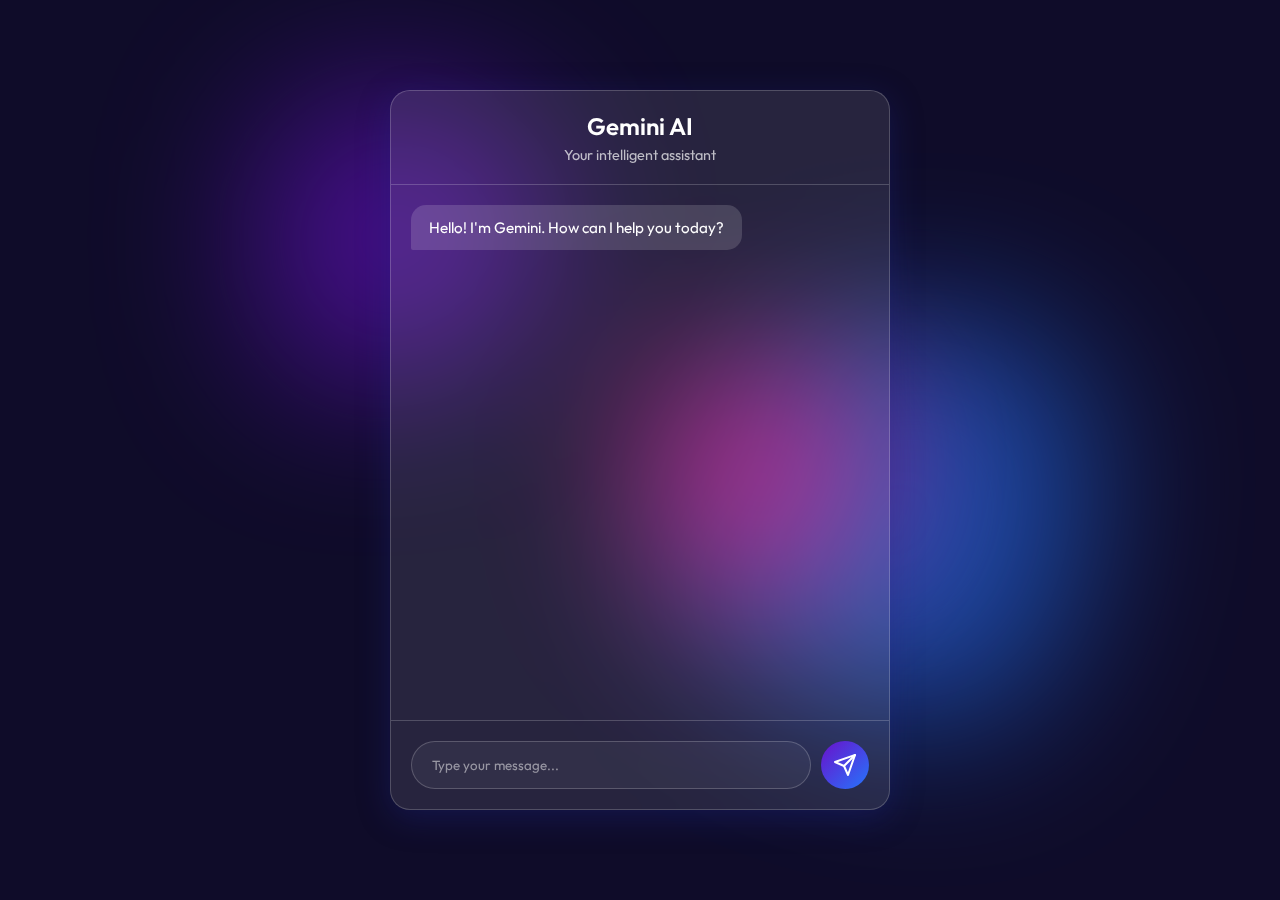
<file: static/index.html>
<!DOCTYPE html>
<html lang="en">
<head>
    <meta charset="UTF-8">
    <meta name="viewport" content="width=device-width, initial-scale=1.0">
    <title>Gemini AI Chat</title>
    <link rel="stylesheet" href="style.css">
    <link rel="preconnect" href="https://fonts.googleapis.com">
    <link rel="preconnect" href="https://fonts.gstatic.com" crossorigin>
    <link href="https://fonts.googleapis.com/css2?family=Outfit:wght@300;400;500;600&display=swap" rel="stylesheet">
</head>
<body>
    <div class="background-blobs">
        <div class="blob blob-1"></div>
        <div class="blob blob-2"></div>
        <div class="blob blob-3"></div>
    </div>
    
    <div class="glass-container">
        <header>
            <h1>Gemini AI</h1>
            <p>Your intelligent assistant</p>
        </header>
        
        <div id="chat-container" class="chat-area">
            <div class="message bot-message">
                <div class="message-content">
                    Hello! I'm Gemini. How can I help you today?
                </div>
            </div>
        </div>
        
        <div class="input-area">
            <input type="text" id="user-input" placeholder="Type your message..." autocomplete="off">
            <button id="send-btn" onclick="sendMessage()">
                <svg width="24" height="24" viewBox="0 0 24 24" fill="none" xmlns="http://www.w3.org/2000/svg">
                    <path d="M22 2L11 13" stroke="currentColor" stroke-width="2" stroke-linecap="round" stroke-linejoin="round"/>
                    <path d="M22 2L15 22L11 13L2 9L22 2Z" stroke="currentColor" stroke-width="2" stroke-linecap="round" stroke-linejoin="round"/>
                </svg>
            </button>
        </div>
    </div>

    <script src="script.js"></script>
</body>
</html>
</file>
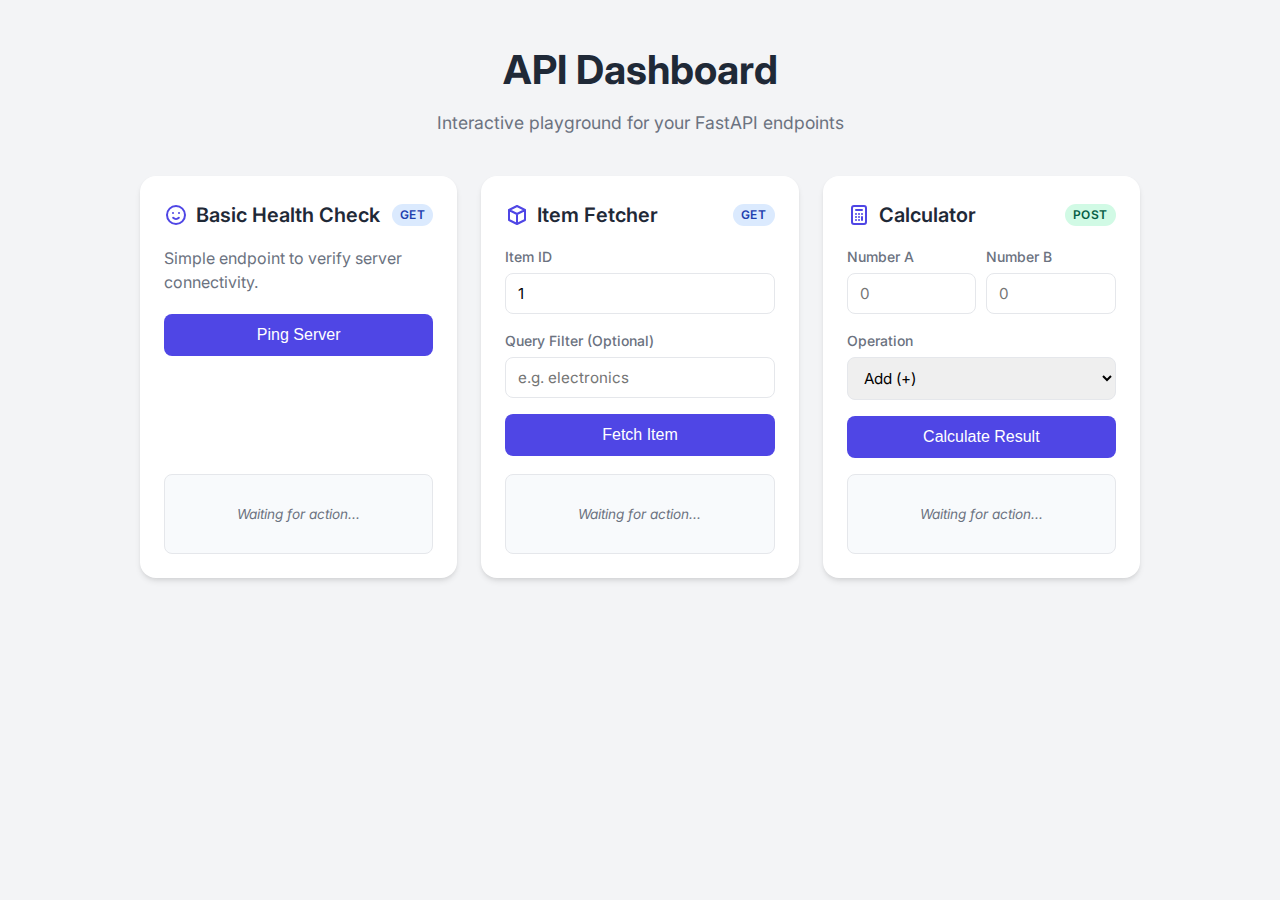
<file: static/modern.html>
<!DOCTYPE html>
<html lang="en">
<head>
    <meta charset="UTF-8">
    <meta name="viewport" content="width=device-width, initial-scale=1.0">
    <title>FastAPI Modern Dashboard</title>
    <link href="https://fonts.googleapis.com/css2?family=Inter:wght@300;400;500;600&display=swap" rel="stylesheet">
    <style>
        :root {
            --primary: #4f46e5;
            --primary-hover: #4338ca;
            --bg: #f3f4f6;
            --card-bg: #ffffff;
            --text-main: #1f2937;
            --text-muted: #6b7280;
            --border: #e5e7eb;
            --success: #10b981;
            --error: #ef4444;
        }

        * { box-sizing: border-box; margin: 0; padding: 0; }

        body {
            font-family: 'Inter', sans-serif;
            background-color: var(--bg);
            color: var(--text-main);
            padding: 40px 20px;
            line-height: 1.5;
        }

        .container {
            max-width: 1000px;
            margin: 0 auto;
        }

        header {
            text-align: center;
            margin-bottom: 40px;
        }

        header h1 {
            font-size: 2.5rem;
            font-weight: 700;
            color: var(--text-main);
            margin-bottom: 10px;
        }

        header p {
            color: var(--text-muted);
            font-size: 1.1rem;
        }

        .grid {
            display: grid;
            grid-template-columns: repeat(auto-fit, minmax(300px, 1fr));
            gap: 24px;
        }

        .card {
            background: var(--card-bg);
            border-radius: 16px;
            padding: 24px;
            box-shadow: 0 4px 6px -1px rgba(0, 0, 0, 0.1), 0 2px 4px -1px rgba(0, 0, 0, 0.06);
            transition: transform 0.2s, box-shadow 0.2s;
            display: flex;
            flex-direction: column;
        }

        .card:hover {
            transform: translateY(-2px);
            box-shadow: 0 10px 15px -3px rgba(0, 0, 0, 0.1);
        }

        .card h2 {
            font-size: 1.25rem;
            font-weight: 600;
            margin-bottom: 16px;
            display: flex;
            align-items: center;
            gap: 8px;
        }

        .card h2 svg {
            width: 24px;
            height: 24px;
            color: var(--primary);
        }

        .control-group {
            margin-bottom: 16px;
        }

        label {
            display: block;
            font-size: 0.875rem;
            font-weight: 500;
            color: var(--text-muted);
            margin-bottom: 6px;
        }

        input, select {
            width: 100%;
            padding: 10px 12px;
            border: 1px solid var(--border);
            border-radius: 8px;
            font-size: 0.95rem;
            font-family: inherit;
            transition: border-color 0.2s, box-shadow 0.2s;
        }

        input:focus, select:focus {
            outline: none;
            border-color: var(--primary);
            box-shadow: 0 0 0 3px rgba(79, 70, 229, 0.1);
        }

        button {
            width: 100%;
            padding: 12px;
            background-color: var(--primary);
            color: white;
            border: none;
            border-radius: 8px;
            font-size: 1rem;
            font-weight: 500;
            cursor: pointer;
            transition: background-color 0.2s;
            display: flex;
            justify-content: center;
            align-items: center;
            gap: 8px;
        }

        button:hover {
            background-color: var(--primary-hover);
        }

        button:disabled {
            opacity: 0.7;
            cursor: not-allowed;
        }

        .result-area {
            margin-top: auto;
            background-color: #f8fafc;
            border: 1px solid var(--border);
            border-radius: 8px;
            padding: 16px;
            font-family: 'Menlo', 'Monaco', 'Courier New', monospace;
            font-size: 0.85rem;
            color: var(--text-main);
            min-height: 80px;
            overflow-x: auto;
            position: relative;
        }

        .result-area.empty {
            color: var(--text-muted);
            display: flex;
            align-items: center;
            justify-content: center;
            font-style: italic;
            font-family: 'Inter', sans-serif;
        }

        .badge {
            display: inline-block;
            padding: 2px 8px;
            border-radius: 9999px;
            font-size: 0.75rem;
            font-weight: 600;
            text-transform: uppercase;
            letter-spacing: 0.05em;
        }

        .badge-get { background-color: #dbeafe; color: #1e40af; }
        .badge-post { background-color: #d1fae5; color: #065f46; }

        /* Animation for loading */
        .spinner {
            width: 18px;
            height: 18px;
            border: 2px solid rgba(255,255,255,0.3);
            border-radius: 50%;
            border-top-color: white;
            animation: spin 0.8s linear infinite;
        }

        @keyframes spin {
            to { transform: rotate(360deg); }
        }

        .fade-in {
            animation: fadeIn 0.3s ease-in;
        }

        @keyframes fadeIn {
            from { opacity: 0; transform: translateY(5px); }
            to { opacity: 1; transform: translateY(0); }
        }
    </style>
</head>
<body>
    <div class="container">
        <header>
            <h1>API Dashboard</h1>
            <p>Interactive playground for your FastAPI endpoints</p>
        </header>

        <div class="grid">
            <!-- Card 1: Hello World -->
            <div class="card">
                <h2>
                    <svg fill="none" stroke="currentColor" viewBox="0 0 24 24" xmlns="http://www.w3.org/2000/svg"><path stroke-linecap="round" stroke-linejoin="round" stroke-width="2" d="M14.828 14.828a4 4 0 01-5.656 0M9 10h.01M15 10h.01M21 12a9 9 0 11-18 0 9 9 0 0118 0z"></path></svg>
                    Basic Health Check
                    <span class="badge badge-get" style="margin-left: auto;">GET</span>
                </h2>
                <p style="color: var(--text-muted); margin-bottom: 20px;">Simple endpoint to verify server connectivity.</p>
                <div class="control-group">
                    <button onclick="getHello(this)">
                        <span>Ping Server</span>
                    </button>
                </div>
                <div id="hello-result" class="result-area empty">Waiting for action...</div>
            </div>

            <!-- Card 2: Item Fetcher -->
            <div class="card">
                <h2>
                    <svg fill="none" stroke="currentColor" viewBox="0 0 24 24" xmlns="http://www.w3.org/2000/svg"><path stroke-linecap="round" stroke-linejoin="round" stroke-width="2" d="M20 7l-8-4-8 4m16 0l-8 4m8-4v10l-8 4m0-10L4 7m8 4v10M4 7v10l8 4"></path></svg>
                    Item Fetcher
                    <span class="badge badge-get" style="margin-left: auto;">GET</span>
                </h2>
                <div class="control-group">
                    <label>Item ID</label>
                    <input type="number" id="itemId" placeholder="e.g. 42" value="1">
                </div>
                <div class="control-group">
                    <label>Query Filter (Optional)</label>
                    <input type="text" id="queryParam" placeholder="e.g. electronics">
                </div>
                <div class="control-group">
                    <button onclick="getItem(this)">
                        <span>Fetch Item</span>
                    </button>
                </div>
                <div id="item-result" class="result-area empty">Waiting for action...</div>
            </div>

            <!-- Card 3: Calculator -->
            <div class="card">
                <h2>
                    <svg fill="none" stroke="currentColor" viewBox="0 0 24 24" xmlns="http://www.w3.org/2000/svg"><path stroke-linecap="round" stroke-linejoin="round" stroke-width="2" d="M9 7h6m0 10v-3m-3 3h.01M9 17h.01M9 14h.01M12 14h.01M15 11h.01M12 11h.01M9 11h.01M7 21h10a2 2 0 002-2V5a2 2 0 00-2-2H7a2 2 0 00-2 2v14a2 2 0 002 2z"></path></svg>
                    Calculator
                    <span class="badge badge-post" style="margin-left: auto;">POST</span>
                </h2>
                <div class="control-group" style="display: flex; gap: 10px;">
                    <div style="flex: 1;">
                        <label>Number A</label>
                        <input type="number" id="num1" placeholder="0">
                    </div>
                    <div style="flex: 1;">
                        <label>Number B</label>
                        <input type="number" id="num2" placeholder="0">
                    </div>
                </div>
                <div class="control-group">
                    <label>Operation</label>
                    <select id="operation">
                        <option value="add">Add (+)</option>
                        <option value="subtract">Subtract (-)</option>
                        <option value="multiply">Multiply (×)</option>
                        <option value="divide">Divide (÷)</option>
                    </select>
                </div>
                <div class="control-group">
                    <button onclick="calculate(this)">
                        <span>Calculate Result</span>
                    </button>
                </div>
                <div id="calc-result" class="result-area empty">Waiting for action...</div>
            </div>
        </div>
    </div>

    <script>
        function setLoading(btn, isLoading) {
            if (isLoading) {
                const originalText = btn.innerText;
                btn.dataset.originalText = originalText;
                btn.innerHTML = '<div class="spinner"></div> Processing...';
                btn.disabled = true;
            } else {
                btn.innerHTML = `<span>${btn.dataset.originalText}</span>`;
                btn.disabled = false;
            }
        }

        function showResult(elementId, data, isError = false) {
            const el = document.getElementById(elementId);
            el.classList.remove('empty');
            el.innerHTML = `<div class="fade-in">${JSON.stringify(data, null, 2)}</div>`;
            el.style.color = isError ? 'var(--error)' : 'var(--text-main)';
            el.style.borderColor = isError ? 'var(--error)' : 'var(--border)';
        }

        // 1. Simple GET
        async function getHello(btn) {
            setLoading(btn, true);
            try {
                // Artificial delay to show loading state
                await new Promise(r => setTimeout(r, 500));
                
                const response = await fetch('/api/hello');
                const data = await response.json();
                showResult('hello-result', data);
            } catch (error) {
                showResult('hello-result', { error: error.message }, true);
            } finally {
                setLoading(btn, false);
            }
        }

        // 2. GET with Path and Query Parameters
        async function getItem(btn) {
            const id = document.getElementById('itemId').value;
            if (!id) {
                alert("Please enter an Item ID");
                return;
            }
            
            setLoading(btn, true);
            const q = document.getElementById('queryParam').value;
            let url = `/api/items/${id}`;
            if (q) {
                url += `?q=${q}`;
            }

            try {
                await new Promise(r => setTimeout(r, 600));
                const response = await fetch(url);
                const data = await response.json();
                showResult('item-result', data);
            } catch (error) {
                showResult('item-result', { error: error.message }, true);
            } finally {
                setLoading(btn, false);
            }
        }

        // 3. POST with JSON body
        async function calculate(btn) {
            const num1 = document.getElementById('num1').value;
            const num2 = document.getElementById('num2').value;
            const operation = document.getElementById('operation').value;

            if (num1 === '' || num2 === '') {
                alert("Please enter both numbers");
                return;
            }

            setLoading(btn, true);

            try {
                await new Promise(r => setTimeout(r, 800));
                const response = await fetch('/api/calculate', {
                    method: 'POST',
                    headers: {
                        'Content-Type': 'application/json',
                    },
                    body: JSON.stringify({
                        num1: parseFloat(num1),
                        num2: parseFloat(num2),
                        operation: operation
                    })
                });
                const data = await response.json();
                showResult('calc-result', data);
            } catch (error) {
                showResult('calc-result', { error: error.message }, true);
            } finally {
                setLoading(btn, false);
            }
        }
    </script>
</body>
</html>
</file>
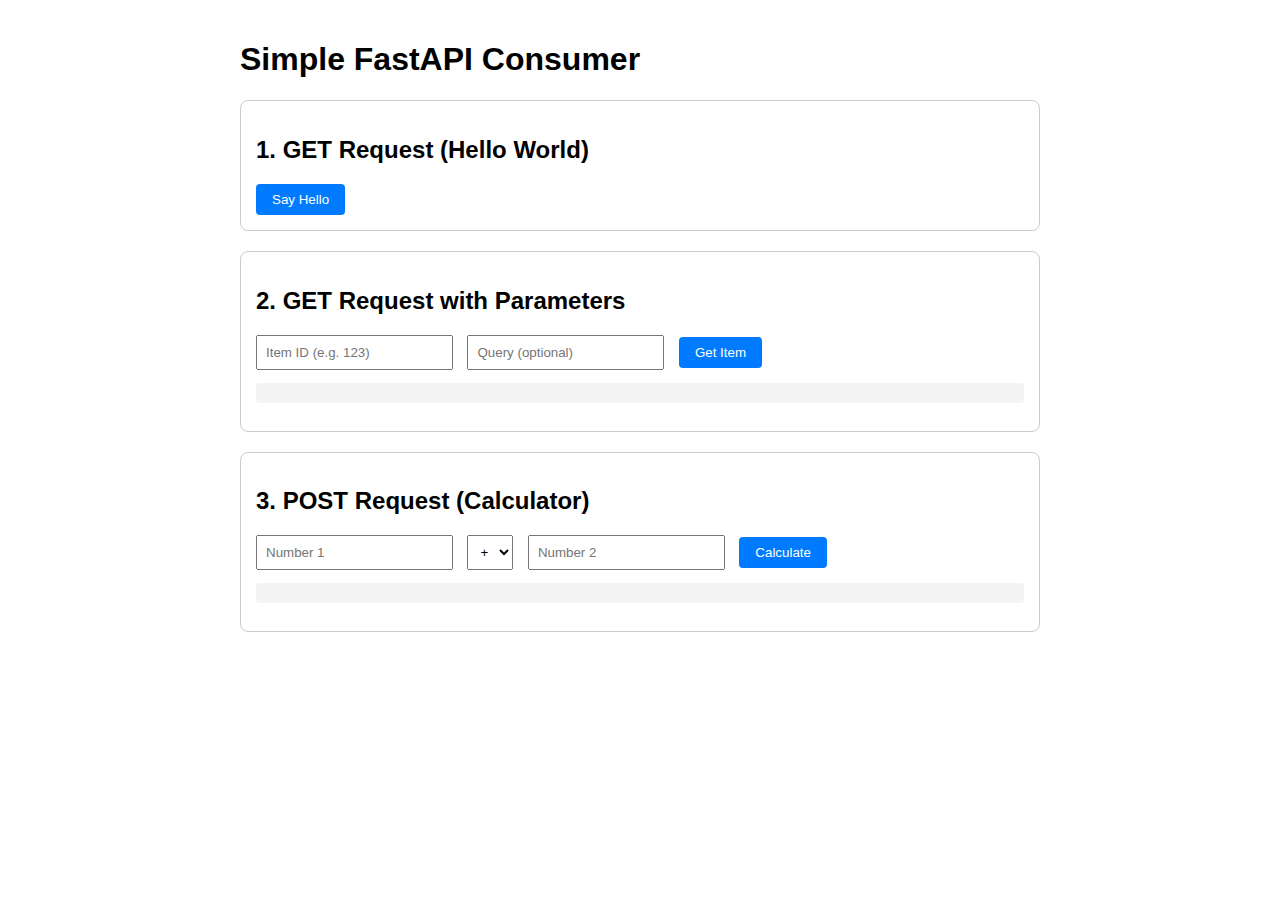
<file: static/simple.html>
<!DOCTYPE html>
<html lang="en">
<head>
    <meta charset="UTF-8">
    <meta name="viewport" content="width=device-width, initial-scale=1.0">
    <title>Simple FastAPI Example</title>
    <style>
        body { font-family: sans-serif; padding: 20px; max-width: 800px; margin: 0 auto; }
        .section { border: 1px solid #ccc; padding: 15px; margin-bottom: 20px; border-radius: 8px; }
        button { padding: 8px 16px; cursor: pointer; background-color: #007bff; color: white; border: none; border-radius: 4px; }
        button:hover { background-color: #0056b3; }
        input, select { padding: 8px; margin-right: 10px; }
        pre { background: #f4f4f4; padding: 10px; border-radius: 4px; }
    </style>
</head>
<body>
    <h1>Simple FastAPI Consumer</h1>

    <!-- Section 1: GET Request -->
    <div class="section">
        <h2>1. GET Request (Hello World)</h2>
        <button onclick="getHello()">Say Hello</button>
        <div id="hello-result"></div>
    </div>

    <!-- Section 2: GET with Parameters -->
    <div class="section">
        <h2>2. GET Request with Parameters</h2>
        <input type="number" id="itemId" placeholder="Item ID (e.g. 123)">
        <input type="text" id="queryParam" placeholder="Query (optional)">
        <button onclick="getItem()">Get Item</button>
        <pre id="item-result"></pre>
    </div>

    <!-- Section 3: POST Request (Calculator) -->
    <div class="section">
        <h2>3. POST Request (Calculator)</h2>
        <input type="number" id="num1" placeholder="Number 1">
        <select id="operation">
            <option value="add">+</option>
            <option value="subtract">-</option>
            <option value="multiply">*</option>
            <option value="divide">/</option>
        </select>
        <input type="number" id="num2" placeholder="Number 2">
        <button onclick="calculate()">Calculate</button>
        <pre id="calc-result"></pre>
    </div>

    <script>
        // 1. Simple GET
        async function getHello() {
            try {
                const response = await fetch('/api/hello');
                const data = await response.json();
                document.getElementById('hello-result').innerText = JSON.stringify(data);
            } catch (error) {
                console.error('Error:', error);
            }
        }

        // 2. GET with Path and Query Parameters
        async function getItem() {
            const id = document.getElementById('itemId').value || 1;
            const q = document.getElementById('queryParam').value;
            let url = `/api/items/${id}`;
            if (q) {
                url += `?q=${q}`;
            }

            try {
                const response = await fetch(url);
                const data = await response.json();
                document.getElementById('item-result').innerText = JSON.stringify(data, null, 2);
            } catch (error) {
                console.error('Error:', error);
            }
        }

        // 3. POST with JSON body
        async function calculate() {
            const num1 = parseFloat(document.getElementById('num1').value);
            const num2 = parseFloat(document.getElementById('num2').value);
            const operation = document.getElementById('operation').value;

            if (isNaN(num1) || isNaN(num2)) {
                alert("Please enter valid numbers");
                return;
            }

            try {
                const response = await fetch('/api/calculate', {
                    method: 'POST',
                    headers: {
                        'Content-Type': 'application/json',
                    },
                    body: JSON.stringify({
                        num1: num1,
                        num2: num2,
                        operation: operation
                    })
                });
                const data = await response.json();
                document.getElementById('calc-result').innerText = JSON.stringify(data, null, 2);
            } catch (error) {
                console.error('Error:', error);
            }
        }
    </script>
</body>
</html>
</file>
<file: static/style.css>
:root {
    --glass-bg: rgba(255, 255, 255, 0.1);
    --glass-border: rgba(255, 255, 255, 0.2);
    --glass-shadow: 0 8px 32px 0 rgba(31, 38, 135, 0.37);
    --primary-color: #6a11cb;
    --secondary-color: #2575fc;
    --text-color: #ffffff;
    --bot-msg-bg: rgba(255, 255, 255, 0.15);
    --user-msg-bg: linear-gradient(135deg, #6a11cb 0%, #2575fc 100%);
}

* {
    margin: 0;
    padding: 0;
    box-sizing: border-box;
}

body {
    font-family: 'Outfit', sans-serif;
    background-color: #0f0c29;
    color: var(--text-color);
    height: 100vh;
    display: flex;
    justify-content: center;
    align-items: center;
    overflow: hidden;
}

/* Background Animation */
.background-blobs {
    position: absolute;
    width: 100%;
    height: 100%;
    z-index: -1;
    overflow: hidden;
}

.blob {
    position: absolute;
    filter: blur(80px);
    opacity: 0.6;
    animation: move 10s infinite alternate;
}

.blob-1 {
    top: 10%;
    left: 20%;
    width: 300px;
    height: 300px;
    background: var(--primary-color);
    border-radius: 40% 60% 70% 30% / 40% 50% 60% 50%;
}

.blob-2 {
    bottom: 20%;
    right: 15%;
    width: 400px;
    height: 400px;
    background: var(--secondary-color);
    border-radius: 60% 40% 30% 70% / 60% 30% 70% 40%;
    animation-delay: -5s;
}

.blob-3 {
    top: 40%;
    left: 50%;
    width: 250px;
    height: 250px;
    background: #ff007f;
    border-radius: 30% 70% 70% 30% / 30% 30% 70% 70%;
    animation-duration: 15s;
}

@keyframes move {
    0% { transform: translate(0, 0) rotate(0deg); }
    100% { transform: translate(50px, 50px) rotate(20deg); }
}

/* Glass Container */
.glass-container {
    width: 90%;
    max-width: 500px;
    height: 80vh;
    background: var(--glass-bg);
    backdrop-filter: blur(12px);
    -webkit-backdrop-filter: blur(12px);
    border-radius: 20px;
    border: 1px solid var(--glass-border);
    box-shadow: var(--glass-shadow);
    display: flex;
    flex-direction: column;
}

header {
    padding: 20px;
    border-bottom: 1px solid var(--glass-border);
    text-align: center;
}

header h1 {
    font-weight: 600;
    font-size: 1.5rem;
    margin-bottom: 5px;
}

header p {
    font-size: 0.9rem;
    opacity: 0.7;
}

.chat-area {
    flex: 1;
    padding: 20px;
    overflow-y: auto;
    display: flex;
    flex-direction: column;
    gap: 15px;
}

/* Scrollbar Styling */
.chat-area::-webkit-scrollbar {
    width: 6px;
}
.chat-area::-webkit-scrollbar-thumb {
    background: rgba(255,255,255,0.2);
    border-radius: 3px;
}

.message {
    max-width: 80%;
    display: flex;
    flex-direction: column;
}

.bot-message {
    align-self: flex-start;
}

.user-message {
    align-self: flex-end;
}

.message-content {
    padding: 12px 18px;
    border-radius: 15px;
    font-size: 0.95rem;
    line-height: 1.4;
    word-wrap: break-word;
}

.bot-message .message-content {
    background: var(--bot-msg-bg);
    border-bottom-left-radius: 2px;
}

.user-message .message-content {
    background: var(--user-msg-bg);
    border-bottom-right-radius: 2px;
}

.input-area {
    padding: 20px;
    border-top: 1px solid var(--glass-border);
    display: flex;
    gap: 10px;
}

input {
    flex: 1;
    background: rgba(255, 255, 255, 0.05);
    border: 1px solid var(--glass-border);
    border-radius: 30px;
    padding: 12px 20px;
    color: white;
    font-family: inherit;
    outline: none;
    transition: all 0.3s ease;
}

input:focus {
    background: rgba(255, 255, 255, 0.1);
    border-color: rgba(255, 255, 255, 0.5);
}

input::placeholder {
    color: rgba(255, 255, 255, 0.5);
}

button {
    background: var(--user-msg-bg);
    border: none;
    width: 48px;
    height: 48px;
    border-radius: 50%;
    color: white;
    cursor: pointer;
    display: flex;
    justify-content: center;
    align-items: center;
    transition: transform 0.2s ease;
}

button:hover {
    transform: scale(1.05);
}

button:active {
    transform: scale(0.95);
}
</file>
